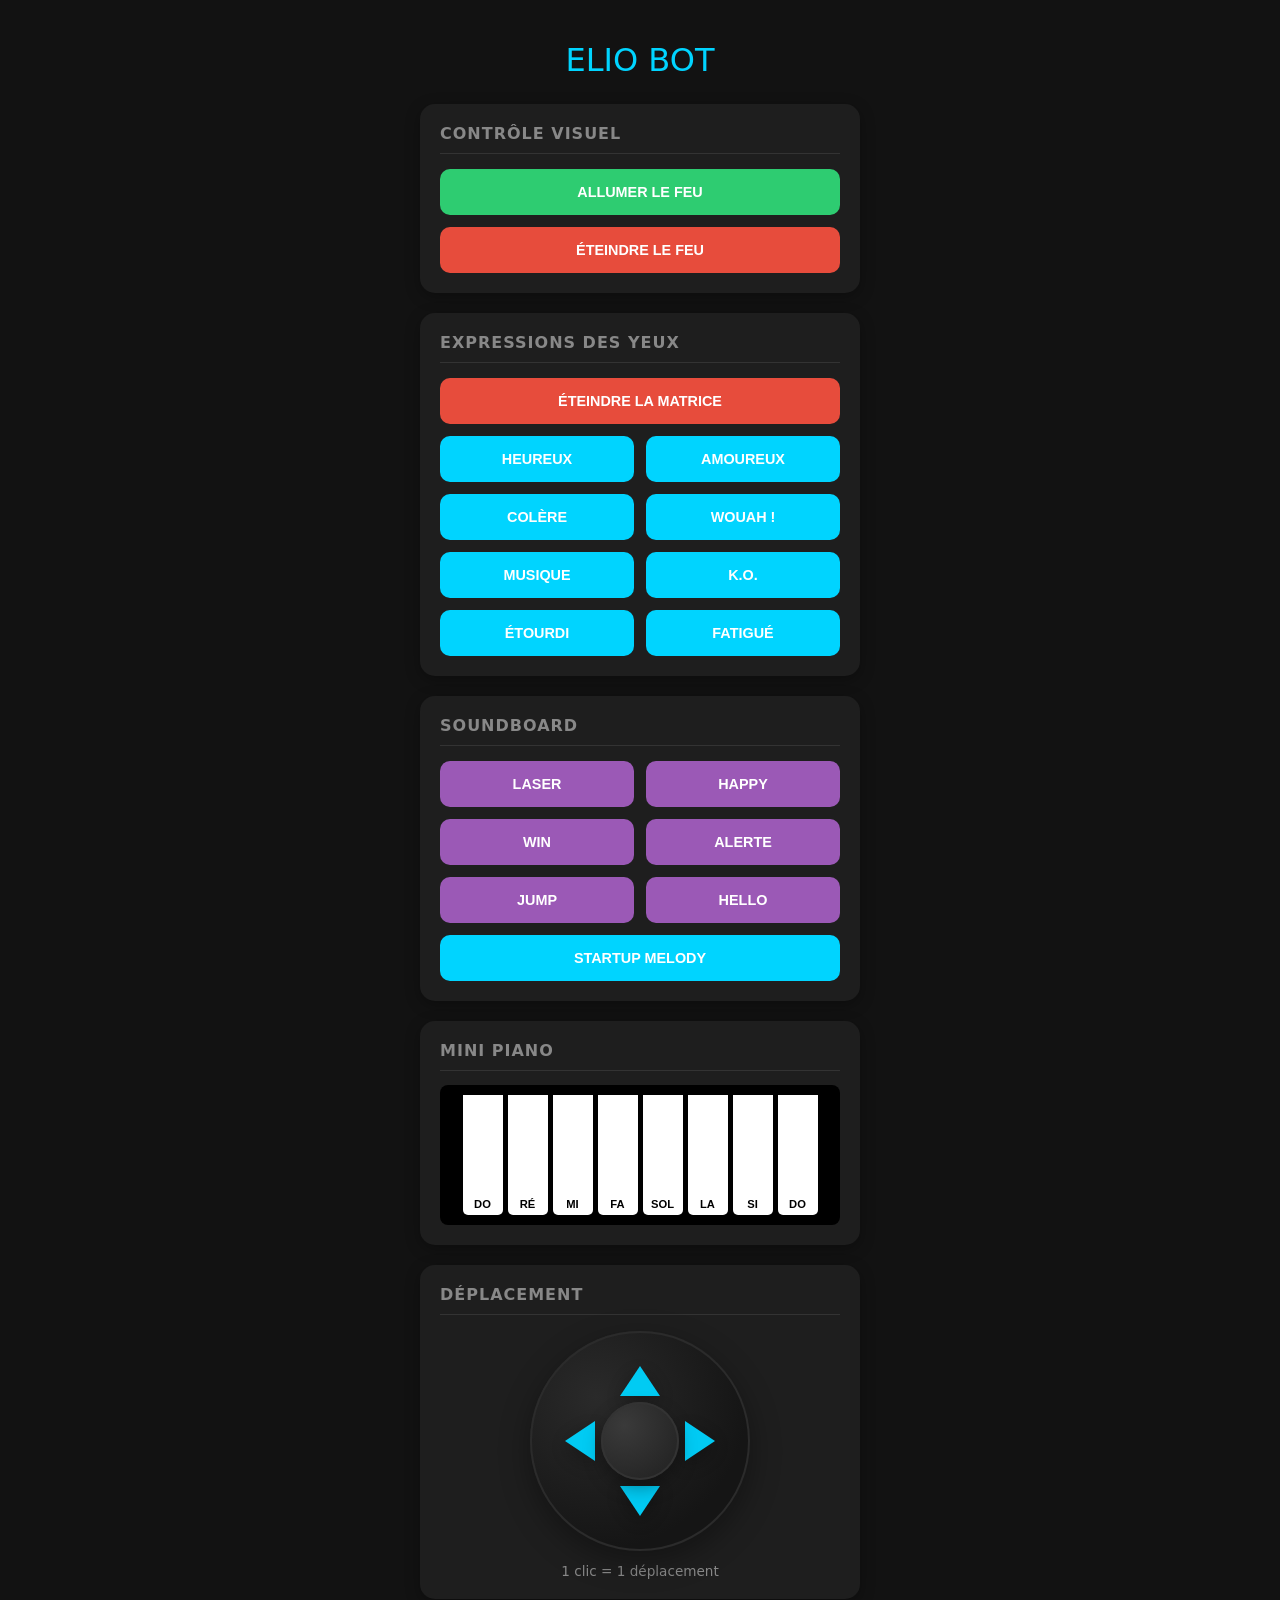
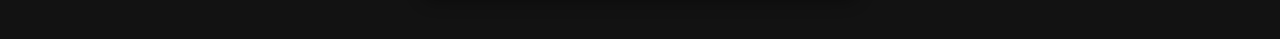
<file: www/index.html>
<!DOCTYPE html>
<html lang="fr">
<head>
    <meta charset="utf-8">
    <meta name="viewport" content="width=device-width, initial-scale=1">
    <title>Elio Dashboard</title>
    <style>
        :root {
            --bg: #121212;
            --card: #1e1e1e;
            --primary: #00d4ff;
            --success: #2ecc71;
            --danger: #e74c3c;
            --accent: #9b59b6;
        }
        body {
            font-family: 'Segoe UI', system-ui, sans-serif;
            background-color: var(--bg);
            color: white;
            display: flex;
            flex-direction: column;
            align-items: center;
            margin: 0;
            padding: 20px;
        }
        h1 { color: var(--primary); margin-bottom: 25px; font-weight: 300; }
        .card {
            background: var(--card);
            padding: 20px;
            border-radius: 15px;
            width: 100%;
            max-width: 400px;
            margin-bottom: 20px;
            box-shadow: 0 4px 15px rgba(0,0,0,0.3);
        }
        h2 { 
            font-size: 1rem; 
            text-transform: uppercase; 
            letter-spacing: 1px; 
            color: #888; 
            margin-top: 0;
            border-bottom: 1px solid #333;
            padding-bottom: 10px;
        }
        .grid {
            display: grid;
            grid-template-columns: 1fr 1fr;
            gap: 12px;
            margin-top: 15px;
        }
        button {
            border: none;
            color: white;
            padding: 15px;
            font-size: 0.9rem;
            font-weight: bold;
            cursor: pointer;
            border-radius: 10px;
            transition: all 0.2s;
            text-transform: uppercase;
        }
        button:active { transform: scale(0.95); filter: brightness(1.2); }
        
        .btn-full { grid-column: span 2; }
        .bg-on { background: var(--success); }
        .bg-off { background: var(--danger); }
        .bg-sound { background: var(--accent); }
        .bg-blue { background: var(--primary); }

        /* Piano Styles */

        .piano-keyboard {
            display: flex;
            justify-content: center;
            gap: 5px;
            background: #000;
            padding: 10px;
            border-radius: 8px;
            overflow-x: auto;
        }
        .piano-key {
            background: white !important;
            color: black !important;
            width: 40px !important;
            height: 120px !important;
            padding: 5px !important;
            font-size: 0.7rem !important;
            display: flex;
            align-items: flex-end;
            justify-content: center;
            border-radius: 0 0 5px 5px !important;
            flex-shrink: 0;
        }
        .piano-key:active {
            background: #ddd !important;
            transform: translateY(2px);
        }

        /* Pad directionnel  */
        .joystick-wrap{
        display:flex;
        justify-content:center;
        margin-top:16px;
        }

        .joystick{
        position:relative;
        width:220px;
        height:220px;
        border-radius:50%;
        background: radial-gradient(circle at 30% 30%, #2a2a2a, #151515 70%);
        box-shadow: inset 0 0 0 2px #2b2b2b, 0 10px 30px rgba(0,0,0,0.35);
        }

        .joystick-center{
        position:absolute;
        left:50%;
        top:50%;
        transform:translate(-50%,-50%);
        width:78px;
        height:78px;
        border-radius:50%;
        background: radial-gradient(circle at 30% 30%, #3a3a3a, #1f1f1f);
        box-shadow: inset 0 0 0 2px #333, 0 8px 18px rgba(0,0,0,0.35);
        pointer-events:none;
        }

        /* Boutons invisibles carrés, avec triangles en pseudo-éléments */
        .joy-btn{
        position:absolute;
        width:72px;
        height:72px;
        border:none;
        background: transparent;
        cursor:pointer;
        padding:0;
        outline:none;
        }

        .joy-btn:active{ transform: scale(0.95); filter: brightness(1.2); }

        .joy-up{ left:50%; top:14px; transform:translateX(-50%); }
        .joy-down{ left:50%; bottom:14px; transform:translateX(-50%); }
        .joy-left{ left:14px; top:50%; transform:translateY(-50%); }
        .joy-right{ right:14px; top:50%; transform:translateY(-50%); }

        .joy-btn::before{
        content:"";
        position:absolute;
        left:50%;
        top:50%;
        transform:translate(-50%,-50%);
        width:0;
        height:0;
        border-style:solid;
        filter: drop-shadow(0 6px 10px rgba(0,0,0,0.35));
        opacity:0.95;
        }

        /* Triangles */
        .joy-up::before{
        border-width: 0 20px 30px 20px;
        border-color: transparent transparent var(--primary) transparent;
        }
        .joy-down::before{
        border-width: 30px 20px 0 20px;
        border-color: var(--primary) transparent transparent transparent;
        }
        .joy-left::before{
        border-width: 20px 30px 20px 0;
        border-color: transparent var(--primary) transparent transparent;
        }
        .joy-right::before{
        border-width: 20px 0 20px 30px;
        border-color: transparent transparent transparent var(--primary);
        }

    </style>
</head>
<body>

    <h1>ELIO BOT</h1>

    <div class="card">
        <h2>Contrôle Visuel</h2>
        <div class="grid">
            <button onclick="send('/on')" class="btn-full bg-on">Allumer le feu</button>
            <button onclick="send('/off')" class="btn-full bg-off">Éteindre le feu</button>
        </div>
    </div>

    <div class="card">
        <h2>Expressions des Yeux</h2>
        <div class="grid">
            <button onclick="send('/off')" class="btn-full bg-off">Éteindre la matrice</button>
            
            <button onclick="sendEye('happy')" class="bg-blue">Heureux</button>
            <button onclick="sendEye('love')" class="bg-blue">Amoureux</button>
            <button onclick="sendEye('angry')" class="bg-blue">Colère</button>
            <button onclick="sendEye('amazed')" class="bg-blue">Wouah !</button>
            <button onclick="sendEye('music')" class="bg-blue">Musique</button>
            <button onclick="sendEye('ko')" class="bg-blue">K.O.</button>
            <button onclick="sendEye('dizzy')" class="bg-blue">Étourdi</button>
            <button onclick="sendEye('tired')" class="bg-blue">Fatigué</button>
        </div>
    </div>

    <div class="card">
        <h2>Soundboard</h2>
        <div class="grid">
            <button onclick="sendSound('laser')" class="bg-sound">Laser</button>
            <button onclick="sendSound('happy')" class="bg-sound">Happy</button>
            <button onclick="sendSound('win')" class="bg-sound">Win</button>
            <button onclick="sendSound('alert')" class="bg-sound">Alerte</button>
            <button onclick="sendSound('jump')" class="bg-sound">Jump</button>
            <button onclick="sendSound('hello')" class="bg-sound">Hello</button>
            <button onclick="sendSound('startup')" class="btn-full bg-blue">Startup Melody</button>
        </div>
    </div>

    <div class="card">
        <h2>Mini Piano</h2>
        <div class="piano-keyboard">
            <button onclick="sendNote('C4')" class="piano-key">DO</button>
            <button onclick="sendNote('D4')" class="piano-key">RÉ</button>
            <button onclick="sendNote('E4')" class="piano-key">MI</button>
            <button onclick="sendNote('F4')" class="piano-key">FA</button>
            <button onclick="sendNote('G4')" class="piano-key">SOL</button>
            <button onclick="sendNote('A4')" class="piano-key">LA</button>
            <button onclick="sendNote('B4')" class="piano-key">SI</button>
            <button onclick="sendNote('C5')" class="piano-key">DO</button>
        </div>
    </div>

    <div class="card">
        <h2>Déplacement</h2>

        <div class="joystick-wrap">
            <div class="joystick">
            <button class="joy-btn joy-up"    onclick="moveStep('forward')"  aria-label="Avancer"></button>
            <button class="joy-btn joy-down"  onclick="moveStep('backward')" aria-label="Reculer"></button>
            <button class="joy-btn joy-left"  onclick="moveStep('left')"     aria-label="Gauche"></button>
            <button class="joy-btn joy-right" onclick="moveStep('right')"    aria-label="Droite"></button>

            <div class="joystick-center"></div>
            </div>
        </div>

        <div style="margin-top:12px; color:#888; font-size:0.85rem; text-align:center;">
            1 clic = 1 déplacement
        </div>
    </div>

    <script>
        // Fonction pour les routes simples (/on, /off)
        async function send(route) {
            try {
                await fetch(route, { method: 'POST' });
            } catch (e) { console.error("Erreur commande"); }
        }

        // Fonction pour les sons avec paramètres
        async function sendSound(name) {
            try {
                await fetch('/sound?name=' + name, { method: 'POST' });
            } catch (e) { console.error("Erreur son"); }
        }

        // Fonction pour les expressions des yeux avec paramètres
        async function sendEye(type) {
            try {
                await fetch('/eye?type=' + type, { method: 'POST' });
            } catch (e) { console.error("Erreur yeux"); }
        }
        
        async function send(route) {
            await fetch(route, { method: 'POST' });
        }

        // Fonction pour jouer une note de piano
        async function sendNote(note) {
            try {
                await fetch('/piano?note=' + note, { method: 'POST' });
            } catch (e) { console.error("Erreur piano"); }
        }

        // Gestion du D-Pad
        async function post(route) {
            try { await fetch(route, { method: 'POST' }); }
            catch (e) { console.error("Erreur commande", e); }
        }

        async function moveStep(dir) {
            // Ajuste ici les valeurs par défaut
            const distance_cm = 15;  // avance/recule
            const angle_deg = 25;    // gauche/droite

            const value = (dir === "forward" || dir === "backward") ? distance_cm : angle_deg;
            await post(`/move_step?dir=${encodeURIComponent(dir)}&value=${value}`);
        }
    </script>
</body>
</html>
</file>
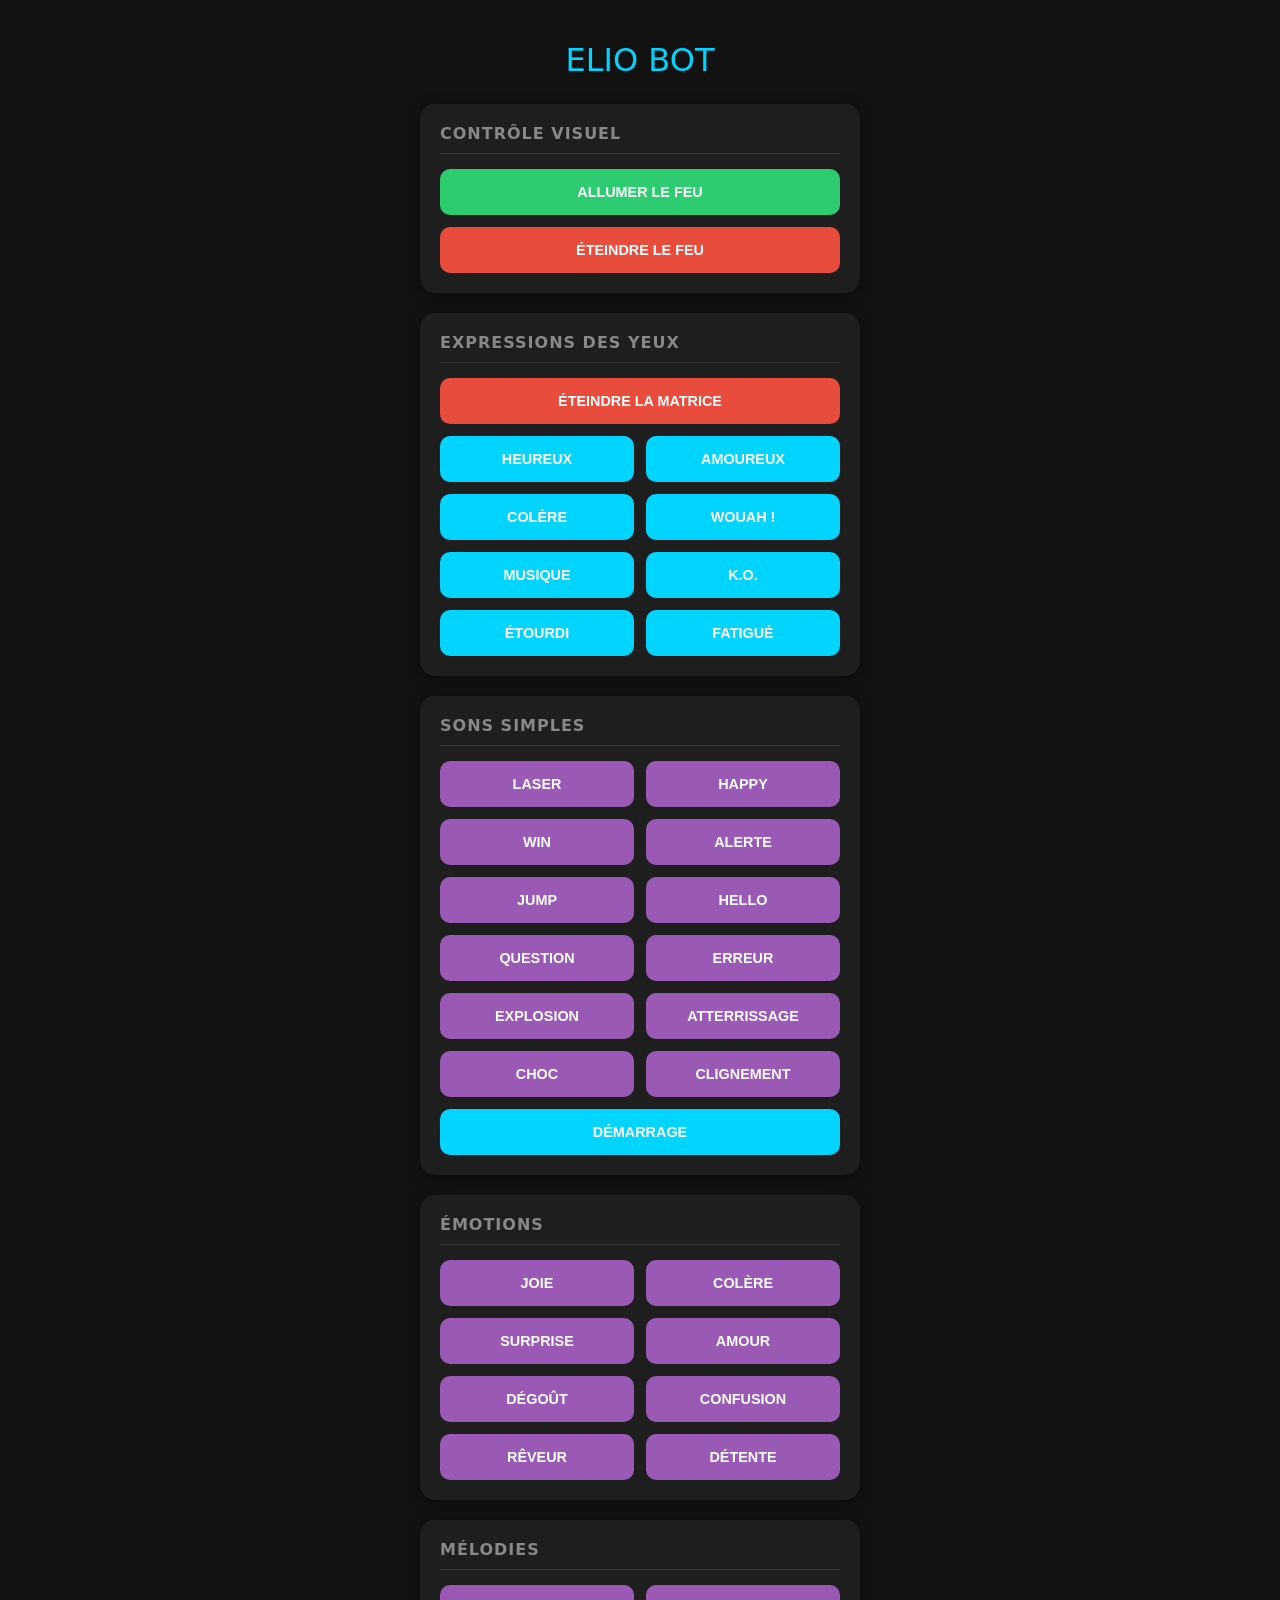
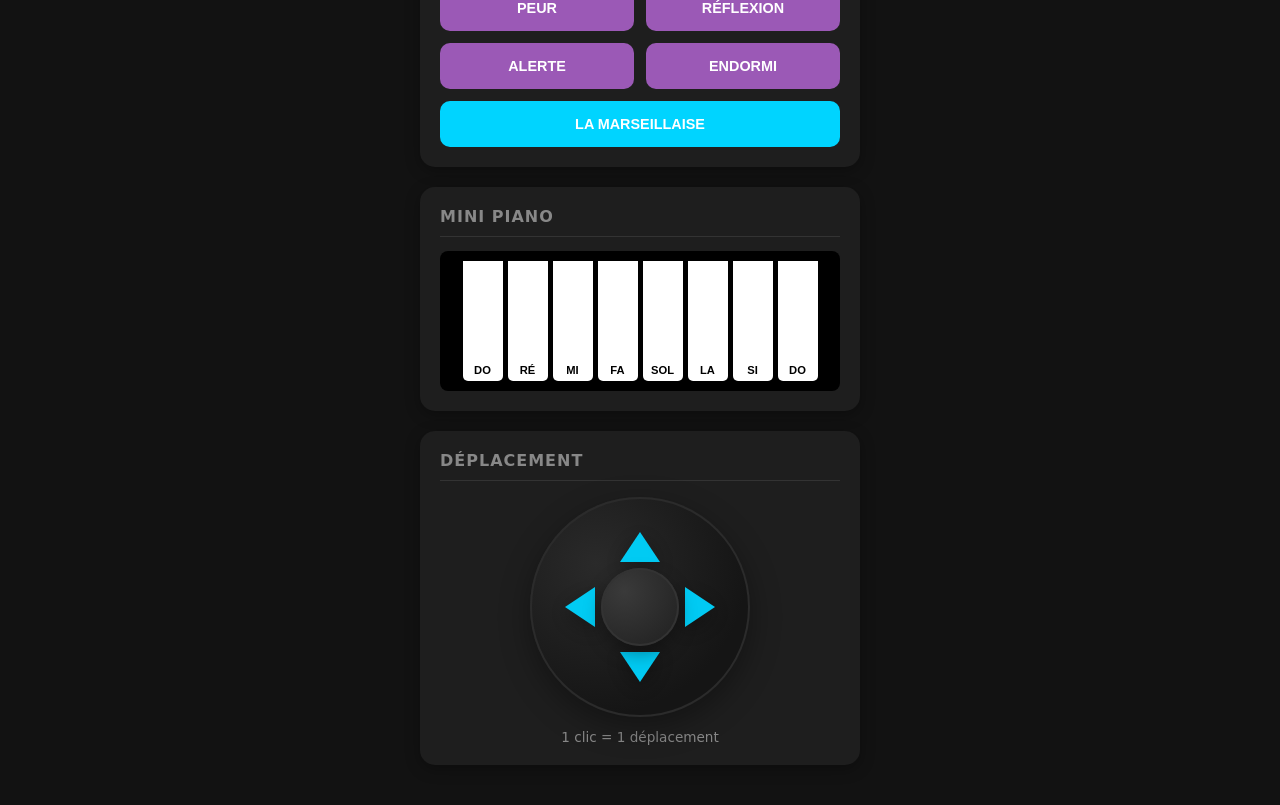
<file: robot/www/index.html>
<!DOCTYPE html>
<html lang="fr">
<head>
    <meta charset="utf-8">
    <meta name="viewport" content="width=device-width, initial-scale=1">
    <title>Elio Dashboard</title>
    <style>
        :root {
            --bg: #121212;
            --card: #1e1e1e;
            --primary: #00d4ff;
            --success: #2ecc71;
            --danger: #e74c3c;
            --accent: #9b59b6;
        }
        body {
            font-family: 'Segoe UI', system-ui, sans-serif;
            background-color: var(--bg);
            color: white;
            display: flex;
            flex-direction: column;
            align-items: center;
            margin: 0;
            padding: 20px;
        }
        h1 { color: var(--primary); margin-bottom: 25px; font-weight: 300; }
        .card {
            background: var(--card);
            padding: 20px;
            border-radius: 15px;
            width: 100%;
            max-width: 400px;
            margin-bottom: 20px;
            box-shadow: 0 4px 15px rgba(0,0,0,0.3);
        }
        h2 { 
            font-size: 1rem; 
            text-transform: uppercase; 
            letter-spacing: 1px; 
            color: #888; 
            margin-top: 0;
            border-bottom: 1px solid #333;
            padding-bottom: 10px;
        }
        .grid {
            display: grid;
            grid-template-columns: 1fr 1fr;
            gap: 12px;
            margin-top: 15px;
        }
        button {
            border: none;
            color: white;
            padding: 15px;
            font-size: 0.9rem;
            font-weight: bold;
            cursor: pointer;
            border-radius: 10px;
            transition: all 0.2s;
            text-transform: uppercase;
        }
        button:active { transform: scale(0.95); filter: brightness(1.2); }
        
        .btn-full { grid-column: span 2; }
        .bg-on { background: var(--success); }
        .bg-off { background: var(--danger); }
        .bg-sound { background: var(--accent); }
        .bg-blue { background: var(--primary); }

        /* Piano Styles */

        .piano-keyboard {
            display: flex;
            justify-content: center;
            gap: 5px;
            background: #000;
            padding: 10px;
            border-radius: 8px;
            overflow-x: auto;
        }
        .piano-key {
            background: white !important;
            color: black !important;
            width: 40px !important;
            height: 120px !important;
            padding: 5px !important;
            font-size: 0.7rem !important;
            display: flex;
            align-items: flex-end;
            justify-content: center;
            border-radius: 0 0 5px 5px !important;
            flex-shrink: 0;
        }
        .piano-key:active {
            background: #ddd !important;
            transform: translateY(2px);
        }

        /* Pad directionnel  */
        .joystick-wrap{
        display:flex;
        justify-content:center;
        margin-top:16px;
        }

        .joystick{
        position:relative;
        width:220px;
        height:220px;
        border-radius:50%;
        background: radial-gradient(circle at 30% 30%, #2a2a2a, #151515 70%);
        box-shadow: inset 0 0 0 2px #2b2b2b, 0 10px 30px rgba(0,0,0,0.35);
        }

        .joystick-center{
        position:absolute;
        left:50%;
        top:50%;
        transform:translate(-50%,-50%);
        width:78px;
        height:78px;
        border-radius:50%;
        background: radial-gradient(circle at 30% 30%, #3a3a3a, #1f1f1f);
        box-shadow: inset 0 0 0 2px #333, 0 8px 18px rgba(0,0,0,0.35);
        pointer-events:none;
        }

        /* Boutons invisibles carrés, avec triangles en pseudo-éléments */
        .joy-btn{
        position:absolute;
        width:72px;
        height:72px;
        border:none;
        background: transparent;
        cursor:pointer;
        padding:0;
        outline:none;
        }

        .joy-btn:active{ transform: scale(0.95); filter: brightness(1.2); }

        .joy-up{ left:50%; top:14px; transform:translateX(-50%); }
        .joy-down{ left:50%; bottom:14px; transform:translateX(-50%); }
        .joy-left{ left:14px; top:50%; transform:translateY(-50%); }
        .joy-right{ right:14px; top:50%; transform:translateY(-50%); }

        .joy-btn::before{
        content:"";
        position:absolute;
        left:50%;
        top:50%;
        transform:translate(-50%,-50%);
        width:0;
        height:0;
        border-style:solid;
        filter: drop-shadow(0 6px 10px rgba(0,0,0,0.35));
        opacity:0.95;
        }

        /* Triangles */
        .joy-up::before{
        border-width: 0 20px 30px 20px;
        border-color: transparent transparent var(--primary) transparent;
        }
        .joy-down::before{
        border-width: 30px 20px 0 20px;
        border-color: var(--primary) transparent transparent transparent;
        }
        .joy-left::before{
        border-width: 20px 30px 20px 0;
        border-color: transparent var(--primary) transparent transparent;
        }
        .joy-right::before{
        border-width: 20px 0 20px 30px;
        border-color: transparent transparent transparent var(--primary);
        }

    </style>
</head>
<body>

    <h1>ELIO BOT</h1>

    <div class="card">
        <h2>Contrôle Visuel</h2>
        <div class="grid">
            <button onclick="send('/on')" class="btn-full bg-on">Allumer le feu</button>
            <button onclick="send('/off')" class="btn-full bg-off">Éteindre le feu</button>
        </div>
    </div>

    <div class="card">
        <h2>Expressions des Yeux</h2>
        <div class="grid">
            <button onclick="send('/off')" class="btn-full bg-off">Éteindre la matrice</button>
            
            <button onclick="sendEye('happy')" class="bg-blue">Heureux</button>
            <button onclick="sendEye('love')" class="bg-blue">Amoureux</button>
            <button onclick="sendEye('angry')" class="bg-blue">Colère</button>
            <button onclick="sendEye('amazed')" class="bg-blue">Wouah !</button>
            <button onclick="sendEye('music')" class="bg-blue">Musique</button>
            <button onclick="sendEye('ko')" class="bg-blue">K.O.</button>
            <button onclick="sendEye('dizzy')" class="bg-blue">Étourdi</button>
            <button onclick="sendEye('tired')" class="bg-blue">Fatigué</button>
        </div>
    </div>

    <!-- Sons Simples -->
    <div class="card">
        <h2>Sons Simples</h2>
        <div class="grid">
            <button onclick="sendSound('laser')" class="bg-sound">Laser</button>
            <button onclick="sendSound('happy')" class="bg-sound">Happy</button>
            <button onclick="sendSound('win')" class="bg-sound">Win</button>
            <button onclick="sendSound('alert')" class="bg-sound">Alerte</button>
            <button onclick="sendSound('jump')" class="bg-sound">Jump</button>
            <button onclick="sendSound('hello')" class="bg-sound">Hello</button>
            <button onclick="sendSound('question')" class="bg-sound">Question</button>
            <button onclick="sendSound('error')" class="bg-sound">Erreur</button>
            <button onclick="sendSound('explosion')" class="bg-sound">Explosion</button>
            <button onclick="sendSound('land')" class="bg-sound">Atterrissage</button>
            <button onclick="sendSound('bump')" class="bg-sound">Choc</button>
            <button onclick="sendSound('blink')" class="bg-sound">Clignement</button>
            <button onclick="sendSound('startup')" class="btn-full bg-blue">Démarrage</button>
        </div>
    </div>

    <!-- Émotions -->
    <div class="card">
        <h2>Émotions</h2>
        <div class="grid">
            <button onclick="sendSound('joie')" class="bg-sound">Joie</button>
            <button onclick="sendSound('colere')" class="bg-sound">Colère</button>
            <button onclick="sendSound('surprise')" class="bg-sound">Surprise</button>
            <button onclick="sendSound('amour')" class="bg-sound">Amour</button>
            <button onclick="sendSound('degout')" class="bg-sound">Dégoût</button>
            <button onclick="sendSound('confusion')" class="bg-sound">Confusion</button>
            <button onclick="sendSound('reveur')" class="bg-sound">Rêveur</button>
            <button onclick="sendSound('detente')" class="bg-sound">Détente</button>
        </div>
    </div>

    <!-- Mélodies -->
    <div class="card">
        <h2>Mélodies</h2>
        <div class="grid">
            <button onclick="sendSound('peur')" class="bg-sound">Peur</button>
            <button onclick="sendSound('hmm')" class="bg-sound">Réflexion</button>
            <button onclick="sendSound('melody_alert')" class="bg-sound">Alerte</button>
            <button onclick="sendSound('endormi')" class="bg-sound">Endormi</button>
            <button onclick="sendSound('marseillaise')" class="btn-full bg-blue">La Marseillaise</button>
        </div>
    </div>

    <div class="card">
        <h2>Mini Piano</h2>
        <div class="piano-keyboard">
            <button onclick="sendNote('C4')" class="piano-key">DO</button>
            <button onclick="sendNote('D4')" class="piano-key">RÉ</button>
            <button onclick="sendNote('E4')" class="piano-key">MI</button>
            <button onclick="sendNote('F4')" class="piano-key">FA</button>
            <button onclick="sendNote('G4')" class="piano-key">SOL</button>
            <button onclick="sendNote('A4')" class="piano-key">LA</button>
            <button onclick="sendNote('B4')" class="piano-key">SI</button>
            <button onclick="sendNote('C5')" class="piano-key">DO</button>
        </div>
    </div>

    <div class="card">
        <h2>Déplacement</h2>

        <div class="joystick-wrap">
            <div class="joystick">
            <button class="joy-btn joy-up"    onclick="moveStep('forward')"  aria-label="Avancer"></button>
            <button class="joy-btn joy-down"  onclick="moveStep('backward')" aria-label="Reculer"></button>
            <button class="joy-btn joy-left"  onclick="moveStep('left')"     aria-label="Gauche"></button>
            <button class="joy-btn joy-right" onclick="moveStep('right')"    aria-label="Droite"></button>

            <div class="joystick-center"></div>
            </div>
        </div>

        <div style="margin-top:12px; color:#888; font-size:0.85rem; text-align:center;">
            1 clic = 1 déplacement
        </div>
    </div>

    <script>
        // Fonction pour les routes simples (/on, /off)
        async function send(route) {
            try {
                await fetch(route, { method: 'POST' });
            } catch (e) { console.error("Erreur commande"); }
        }

        // Fonction pour les sons avec paramètres
        async function sendSound(name) {
            try {
                await fetch('/sound?name=' + name, { method: 'POST' });
            } catch (e) { console.error("Erreur son"); }
        }

        // Fonction pour les expressions des yeux avec paramètres
        async function sendEye(type) {
            try {
                await fetch('/eye?type=' + type, { method: 'POST' });
            } catch (e) { console.error("Erreur yeux"); }
        }
        
        async function send(route) {
            await fetch(route, { method: 'POST' });
        }

        // Fonction pour jouer une note de piano
        async function sendNote(note) {
            try {
                await fetch('/piano?note=' + note, { method: 'POST' });
            } catch (e) { console.error("Erreur piano"); }
        }

        // Gestion du D-Pad
        async function post(route) {
            try { await fetch(route, { method: 'POST' }); }
            catch (e) { console.error("Erreur commande", e); }
        }

        async function moveStep(dir) {
            // Ajuste ici les valeurs par défaut
            const distance_cm = 15;  // avance/recule
            const angle_deg = 25;    // gauche/droite

            const value = (dir === "forward" || dir === "backward") ? distance_cm : angle_deg;
            await post(`/move_step?dir=${encodeURIComponent(dir)}&value=${value}`);
        }
    </script>
</body>
</html>
</file>
